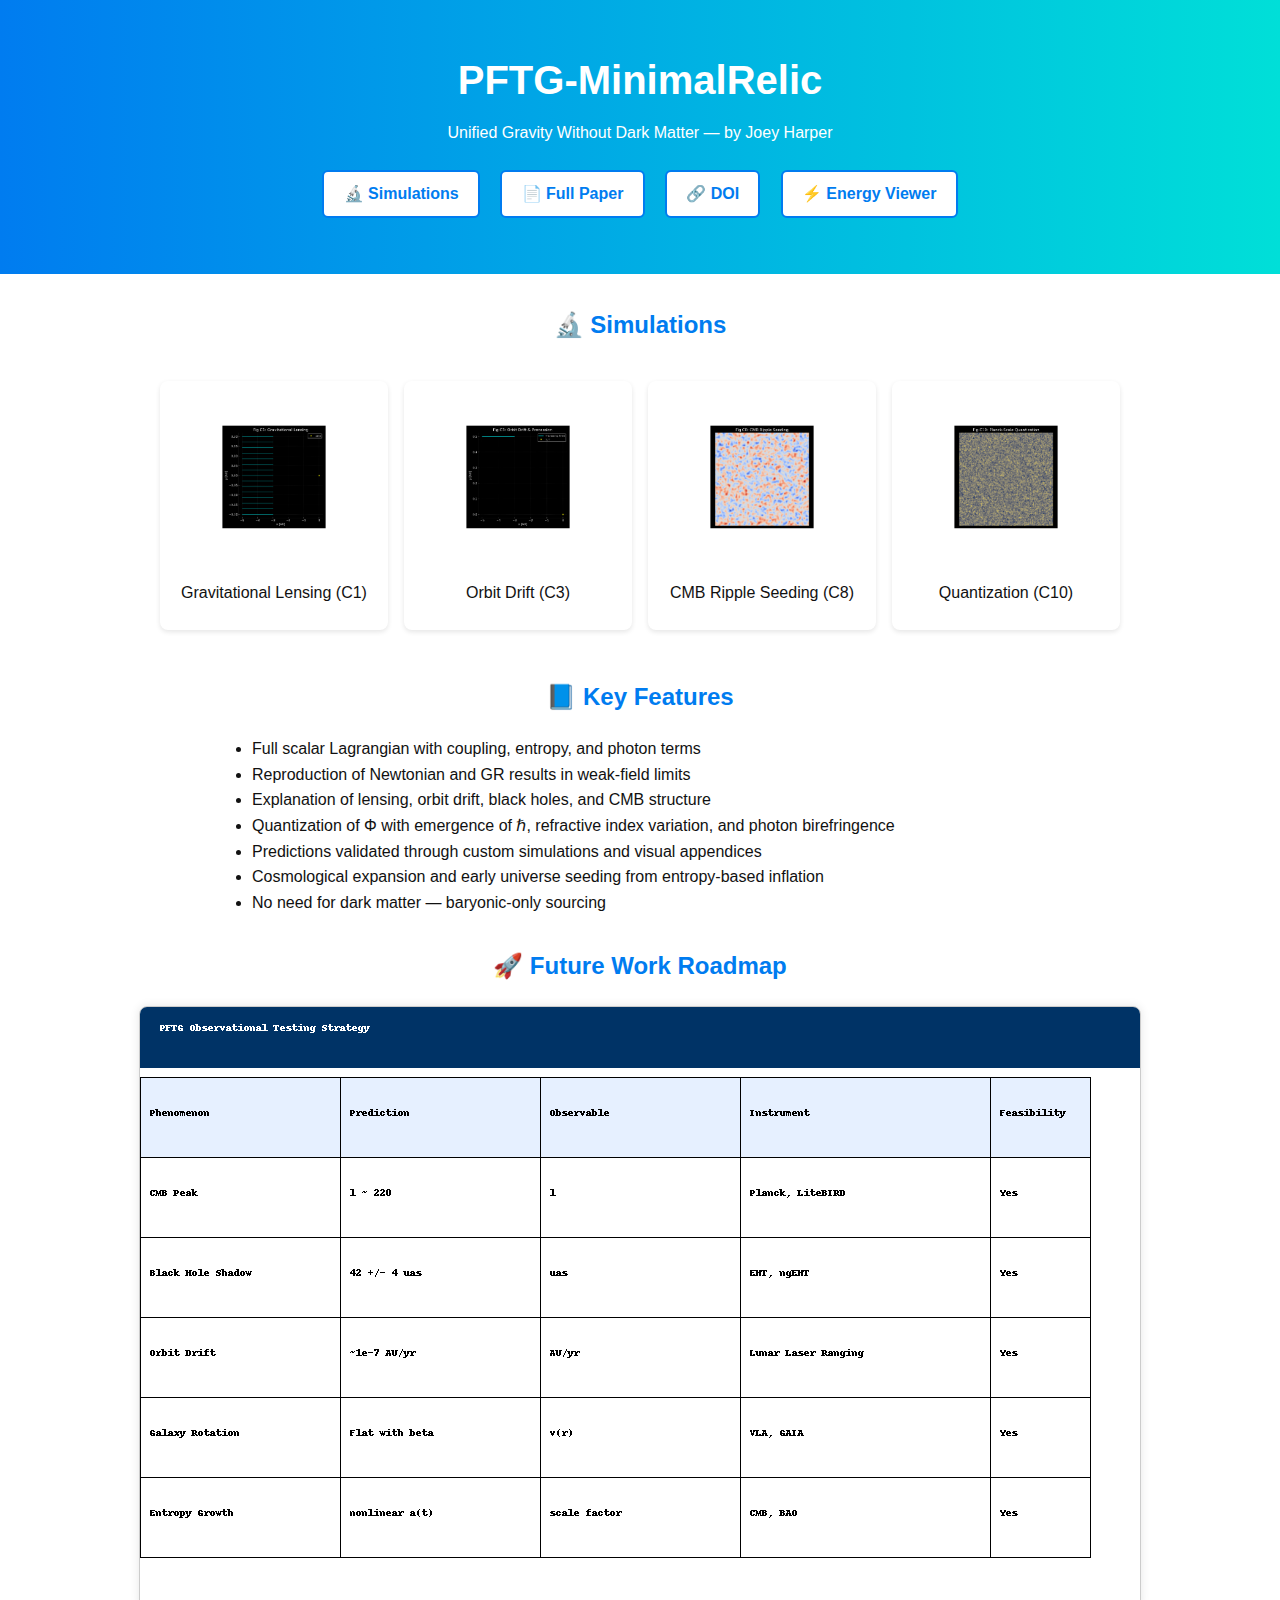
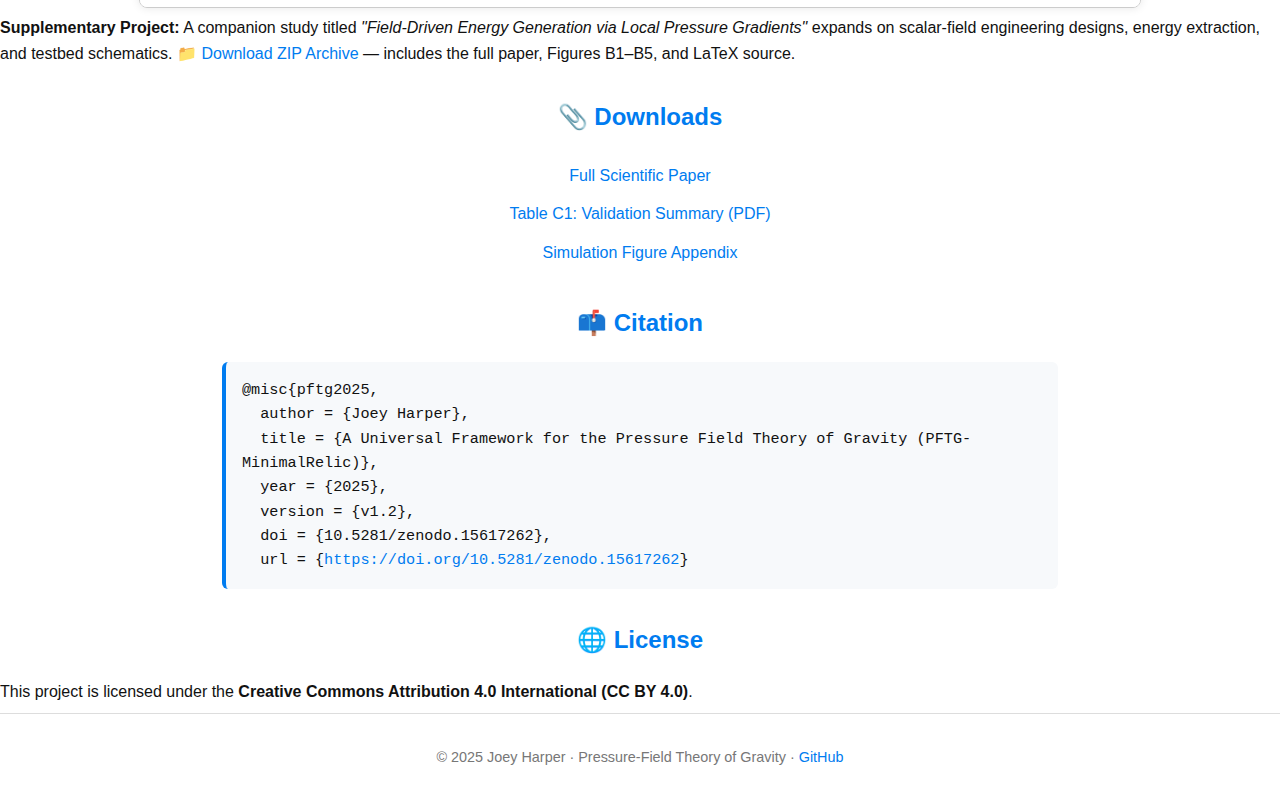
<file: index.html>
<!DOCTYPE html>
<html lang="en">
<head>
  <meta charset="UTF-8" />
  <meta name="viewport" content="width=device-width, initial-scale=1.0"/>
  <title>PFTG-MinimalRelic</title>
  <link rel="stylesheet" href="style.css">
</head>
<body>

<header class="gradient-header">
  <h1>PFTG-MinimalRelic</h1>
  <p>Unified Gravity Without Dark Matter — by Joey Harper</p>
  <div class="button-row">
    <a href="#simulations" class="button">🔬 Simulations</a>
    <a href="PFTG_MinimalRelic_Paper.pdf" class="button">📄 Full Paper</a>
    <a href="https://doi.org/10.5281/zenodo.15617262" class="button">🔗 DOI</a>
 <a href="energy-generation.html" class="button">⚡ Energy Viewer</a>
  </div>
</header>
  
<section id="simulations">
  <h2>🔬 Simulations</h2>
  <div class="cards">
    <div class="card">
      <img src="Fig_C1_Lensing.png" alt="Gravitational Lensing">
      <p>Gravitational Lensing (C1)</p>
    </div>
    <div class="card">
      <img src="Fig_C3_OrbitDrift.png" alt="Orbit Drift">
      <p>Orbit Drift (C3)</p>
    </div>
    <div class="card">
      <img src="Fig_C8_CMB.png" alt="CMB Ripple Seeding">
      <p>CMB Ripple Seeding (C8)</p>
    </div>
    <div class="card">
      <img src="Fig_C10_Quantization.png" alt="Quantization">
      <p>Quantization (C10)</p>
    </div>
  </div>
</section>

<section id="features">
  <h2>📘 Key Features</h2>
  <ul>
    <li>Full scalar Lagrangian with coupling, entropy, and photon terms</li>
    <li>Reproduction of Newtonian and GR results in weak-field limits</li>
    <li>Explanation of lensing, orbit drift, black holes, and CMB structure</li>
    <li>Quantization of Φ with emergence of ℏ, refractive index variation, and photon birefringence</li>
    <li>Predictions validated through custom simulations and visual appendices</li>
    <li>Cosmological expansion and early universe seeding from entropy-based inflation</li>
    <li>No need for dark matter — baryonic-only sourcing</li>
  </ul>
</section>

<section id="roadmap">
  <h2>🚀 Future Work Roadmap</h2>
  <div class="image-block">
    <a href="PFTG_Observational_Test_Strategy.png" target="_blank">
      <img src="PFTG_Observational_Test_Strategy.png" alt="Future Work Chart">
    </a>
  </div>
</section>
<li><strong>Supplementary Project:</strong> A companion study titled <em>"Field-Driven Energy Generation via Local Pressure Gradients"</em> expands on scalar-field engineering designs, energy extraction, and testbed schematics.  
📁 <a href="PFTG-Energy-Generation.zip">Download ZIP Archive</a> — includes the full paper, Figures B1–B5, and LaTeX source.
</li>
<section class="downloads">
  <h2>📎 Downloads</h2>
  <ul>
    <li><a href="PFTG_MinimalRelic_Paper.pdf">Full Scientific Paper</a></li>
    <li><a href="PFTG_Simulation_TableC1.pdf">Table C1: Validation Summary (PDF)</a></li>
    <li><a href="PFTG_Validation_Appendix.pdf">Simulation Figure Appendix</a></li>
  </ul>
</section>

<section>
  <h2>📫 Citation</h2>
  <div style="background: #f7f9fb; border-left: 4px solid #007cf0; padding: 1rem; border-radius: 6px; font-family: monospace; font-size: 0.95rem; overflow-x: auto; max-width: 800px; margin: auto;">
    <code>
@misc{pftg2025,<br>
&nbsp;&nbsp;author = {Joey Harper},<br>
&nbsp;&nbsp;title = {A Universal Framework for the Pressure Field Theory of Gravity (PFTG-MinimalRelic)},<br>
&nbsp;&nbsp;year = {2025},<br>
&nbsp;&nbsp;version = {v1.2},<br>
&nbsp;&nbsp;doi = {10.5281/zenodo.15617262},<br>
&nbsp;&nbsp;url = {<a href="https://doi.org/10.5281/zenodo.15617262" target="_blank">https://doi.org/10.5281/zenodo.15617262</a>}<br>
    </code>
  </div>
</section>

<section class="license">
  <h2>🌐 License</h2>
  <p>This project is licensed under the <strong>Creative Commons Attribution 4.0 International (CC BY 4.0)</strong>.</p>
</section>

<footer>
  © 2025 Joey Harper · Pressure-Field Theory of Gravity · <a href="https://github.com/joeyharper52">GitHub</a>
</footer>

</body>
</html>
</file>
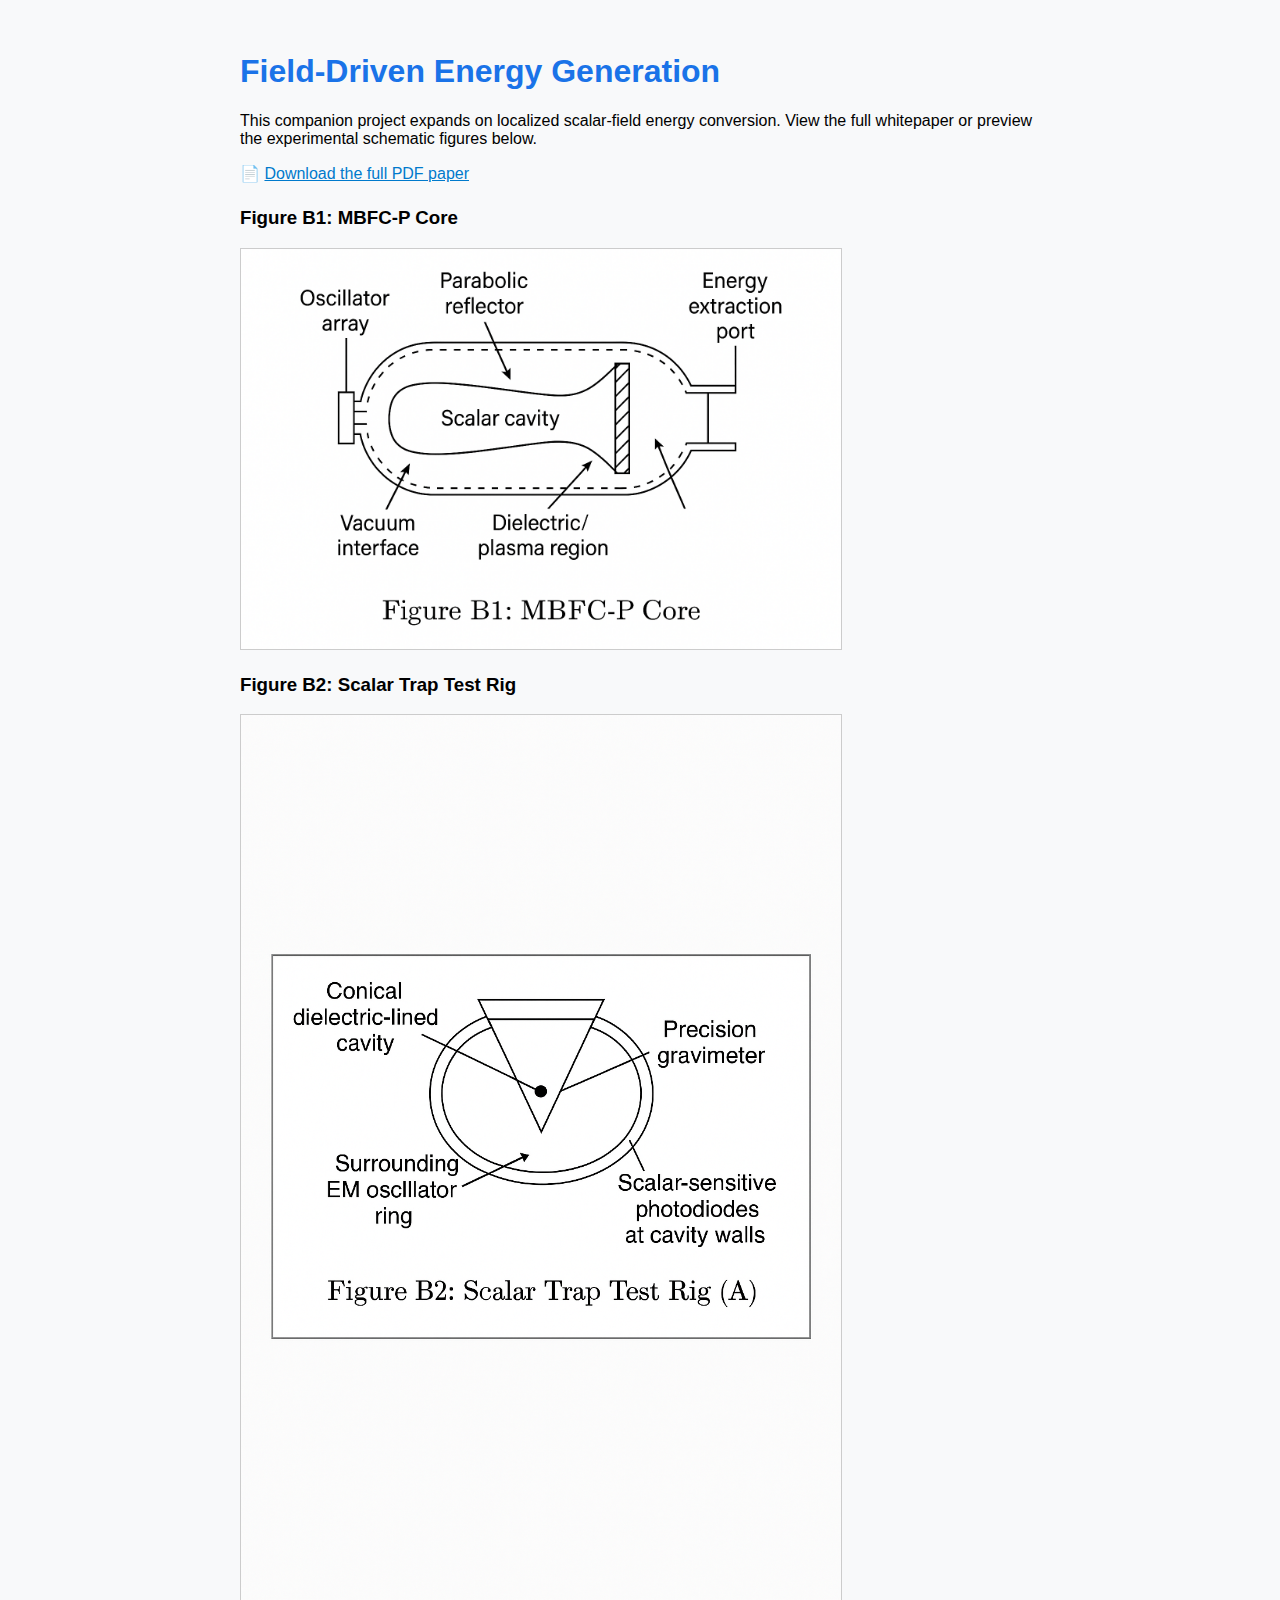
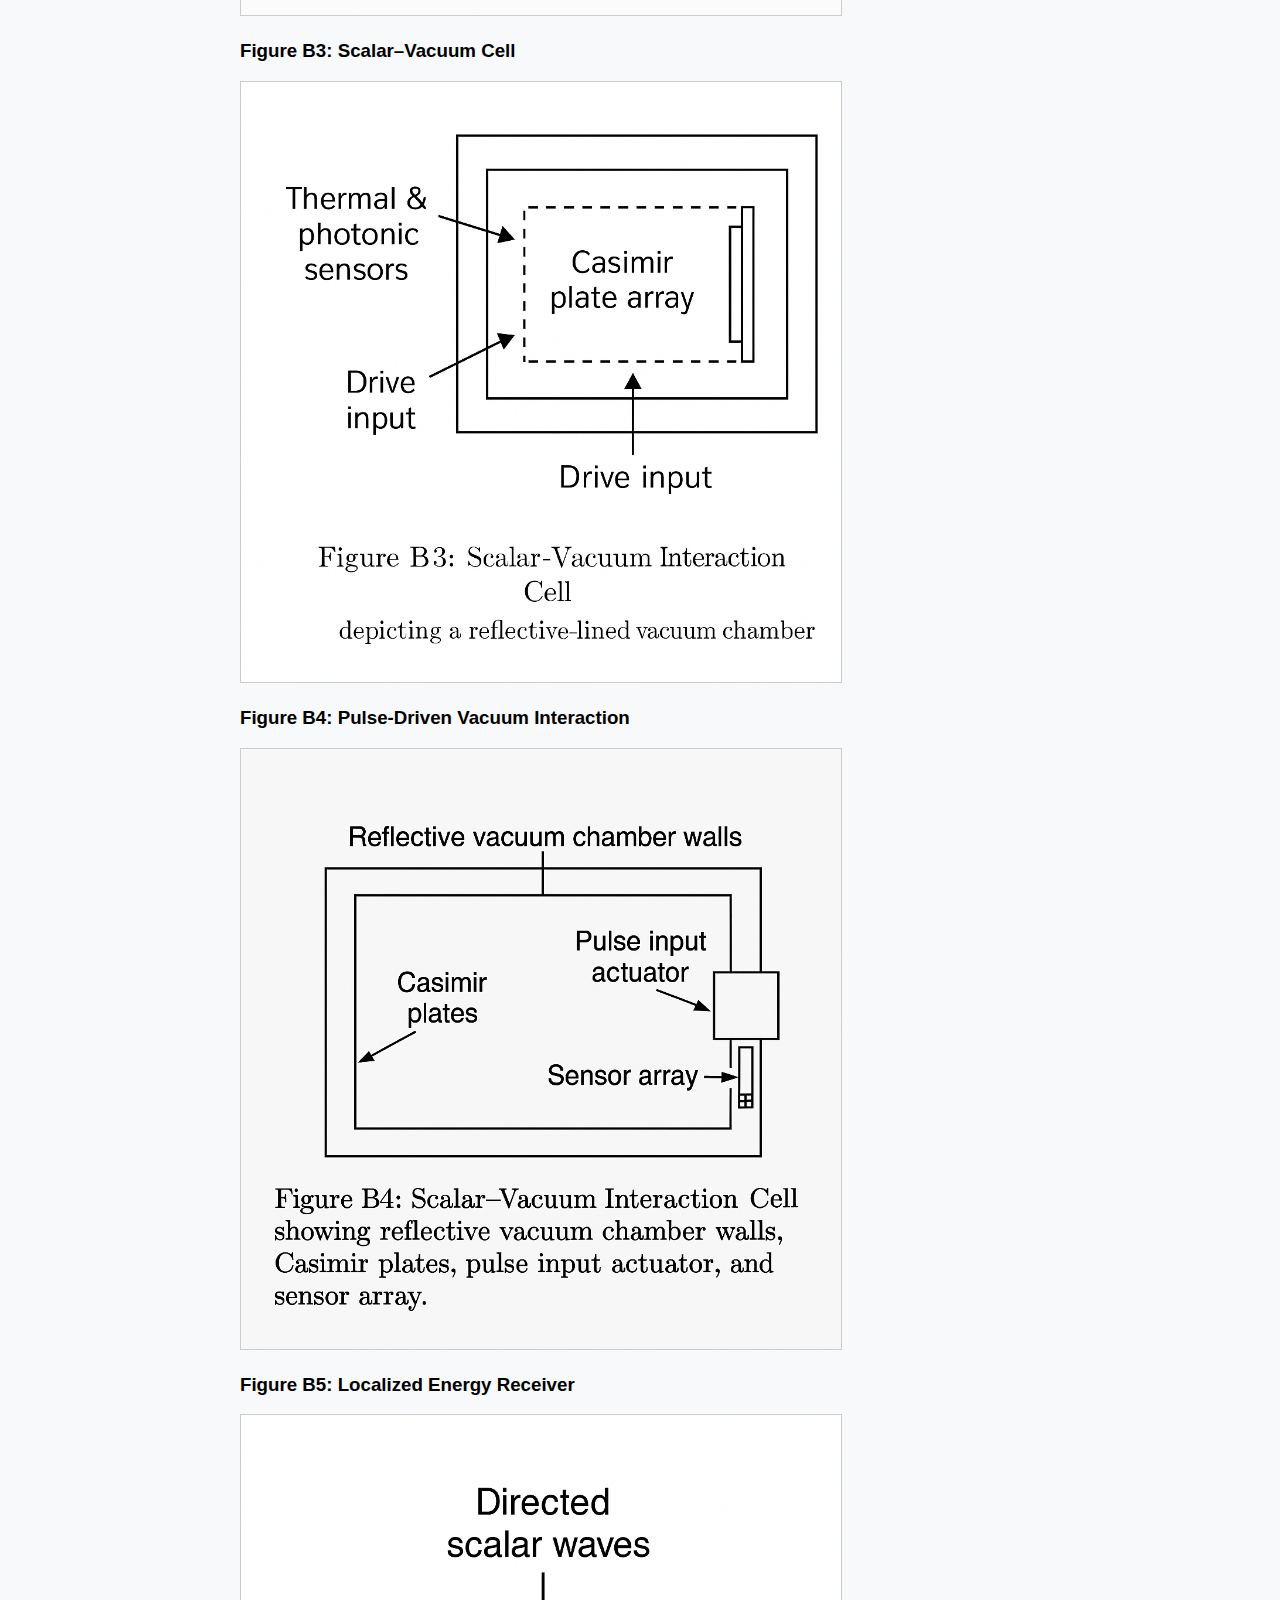
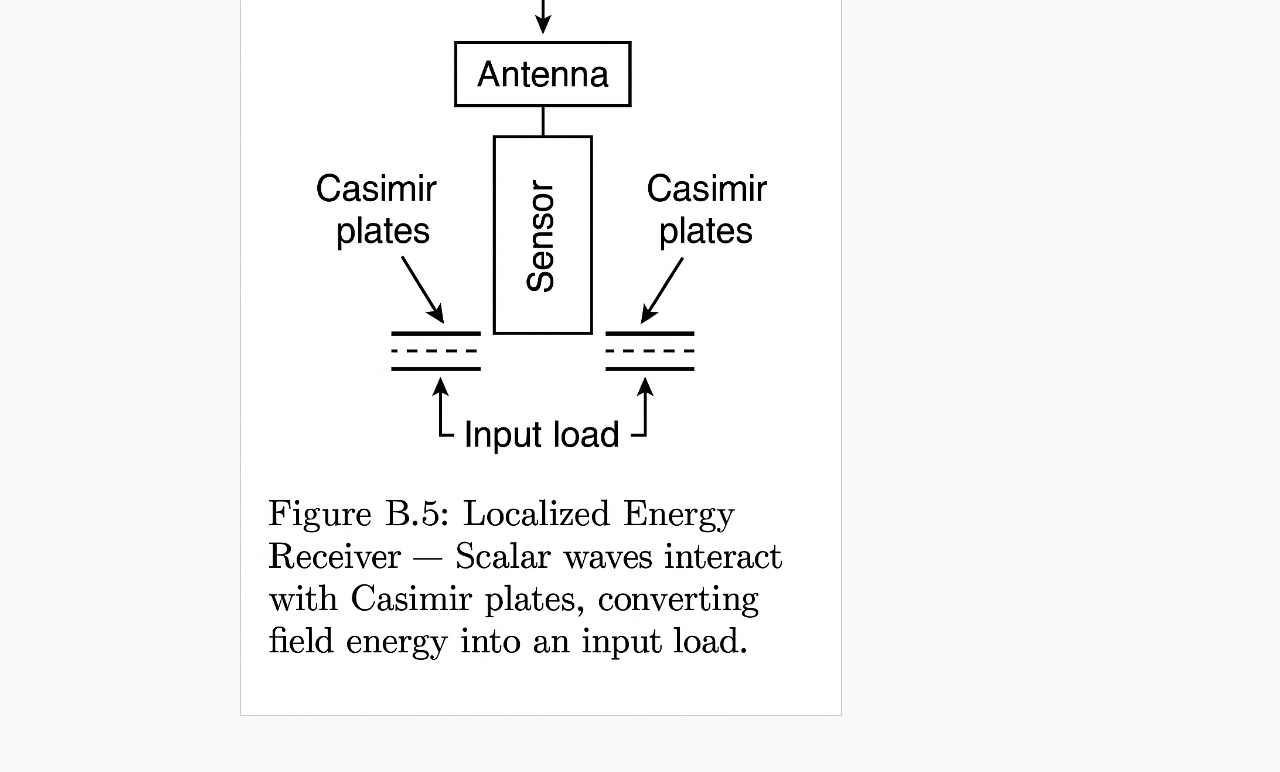
<file: energy-generation.html>
<!DOCTYPE html>
<html lang="en">
<head>
  <meta charset="UTF-8" />
  <meta name="viewport" content="width=device-width, initial-scale=1.0" />
  <title>Field-Driven Energy Generation</title>
  <style>
    body {
      font-family: Arial, sans-serif;
      background: #f8f9fa;
      padding: 2rem;
      max-width: 800px;
      margin: auto;
    }
    h1 {
      color: #1a73e8;
    }
    .figure {
      margin: 1.5rem 0;
    }
    .figure img {
      width: 100%;
      max-width: 600px;
      border: 1px solid #ccc;
      display: block;
      margin-top: 0.5rem;
    }
    a {
      color: #007acc;
    }
  </style>
</head>
<body>

  <h1>Field-Driven Energy Generation</h1>
  <p>This companion project expands on localized scalar-field energy conversion. View the full whitepaper or preview the experimental schematic figures below.</p>

  <p>📄 <a href="Field_Driven_Energy_Generation_via_Local_Pressure_Gradients.pdf" target="_blank">Download the full PDF paper</a></p>

  <div class="figure">
    <h3>Figure B1: MBFC-P Core</h3>
    <img src="Figure_B1.png" alt="Figure B1">
  </div>

  <div class="figure">
    <h3>Figure B2: Scalar Trap Test Rig</h3>
    <img src="Figure_B2.png" alt="Figure B2">
  </div>

  <div class="figure">
    <h3>Figure B3: Scalar–Vacuum Cell</h3>
    <img src="Figure_B3.png" alt="Figure B3">
  </div>

  <div class="figure">
    <h3>Figure B4: Pulse-Driven Vacuum Interaction</h3>
    <img src="Figure_B4.png" alt="Figure B4">
  </div>

  <div class="figure">
    <h3>Figure B5: Localized Energy Receiver</h3>
    <img src="A_schematic_diagram_in_Figure_B.5_illustrates_a_lo.png" alt="Figure B5">
  </div>

</body>
</html>
</file>
<file: style.css>
/* Base Styling */
body {
  margin: 0;
  font-family: -apple-system, BlinkMacSystemFont, 'Segoe UI', Roboto, Oxygen, Ubuntu, Cantarell, 'Open Sans', 'Helvetica Neue', sans-serif;
  background: #ffffff;
  color: #111;
  line-height: 1.6;
  padding: 0;
}

header {
  text-align: center;
  padding: 3rem 1rem;
  background: linear-gradient(to right, #007cf0, #00dfd8);
  color: white;
}

h1 {
  font-size: 2.5rem;
  margin: 0 0 0.5rem 0;
}

h2 {
  text-align: center;
  margin-top: 2rem;
  color: #007cf0;
}

p {
  margin: 0.5rem 0;
}

a {
  color: #007cf0;
  text-decoration: none;
}

a:hover {
  text-decoration: underline;
}

/* Buttons */
.button-row {
  margin-top: 1rem;
}

.button {
  display: inline-block;
  margin: 0.5rem;
  padding: 0.6rem 1.2rem;
  background: white;
  color: #007cf0;
  border: 2px solid #007cf0;
  border-radius: 6px;
  font-weight: bold;
  transition: 0.25s;
}

.button:hover {
  background: #007cf0;
  color: white;
}

/* Simulation Cards */
.cards {
  display: grid;
  grid-template-columns: repeat(auto-fit, minmax(160px, 1fr));
  gap: 1rem;
  padding: 1rem;
  margin: auto;
  max-width: 960px;
}

.card {
  background: white;
  border-radius: 8px;
  padding: 1rem;
  text-align: center;
  box-shadow: 0 2px 5px rgba(0,0,0,0.1);
}

.card img {
  width: 100%;
  height: auto;
  max-height: 160px;
  object-fit: contain;
  margin-bottom: 0.5rem;
}

/* Feature & Download Lists */
ul {
  max-width: 800px;
  margin: auto;
  padding-left: 1.5rem;
}

.downloads ul {
  list-style: none;
  padding-left: 0;
  text-align: center;
}

.downloads li {
  padding: 0.4rem 0;
  font-size: 1rem;
}

.image-block {
  text-align: center;
  margin-top: 1rem;
}

.image-block img {
  max-width: 95%;
  border-radius: 8px;
  border: 1px solid #ccc;
  box-shadow: 0 0 10px rgba(0,0,0,0.1);
}

pre {
  background: #f5f5f5;
  padding: 1em;
  max-width: 800px;
  margin: auto;
  overflow-x: auto;
  border-radius: 5px;
}

/* Footer */
footer {
  text-align: center;
  padding: 2rem;
  font-size: 0.9rem;
  color: #777;
  border-top: 1px solid #ddd;
}

/* Dark Mode Support */
@media (prefers-color-scheme: dark) {
  body {
    background: #121212;
    color: #e0e0e0;
  }

  header {
    background: linear-gradient(to right, #111, #333);
  }

  .card {
    background: #1e1e1e;
    box-shadow: 0 2px 5px rgba(255,255,255,0.05);
  }

  a {
    color: #80dfff;
  }

  .button {
    background: #121212;
    border: 2px solid #80dfff;
    color: white;
  }

  .button:hover {
    background: #80dfff;
    color: black;
  }

  footer {
    border-top: 1px solid #444;
  }

  pre {
    background: #1e1e1e;
  }
}
</file>
